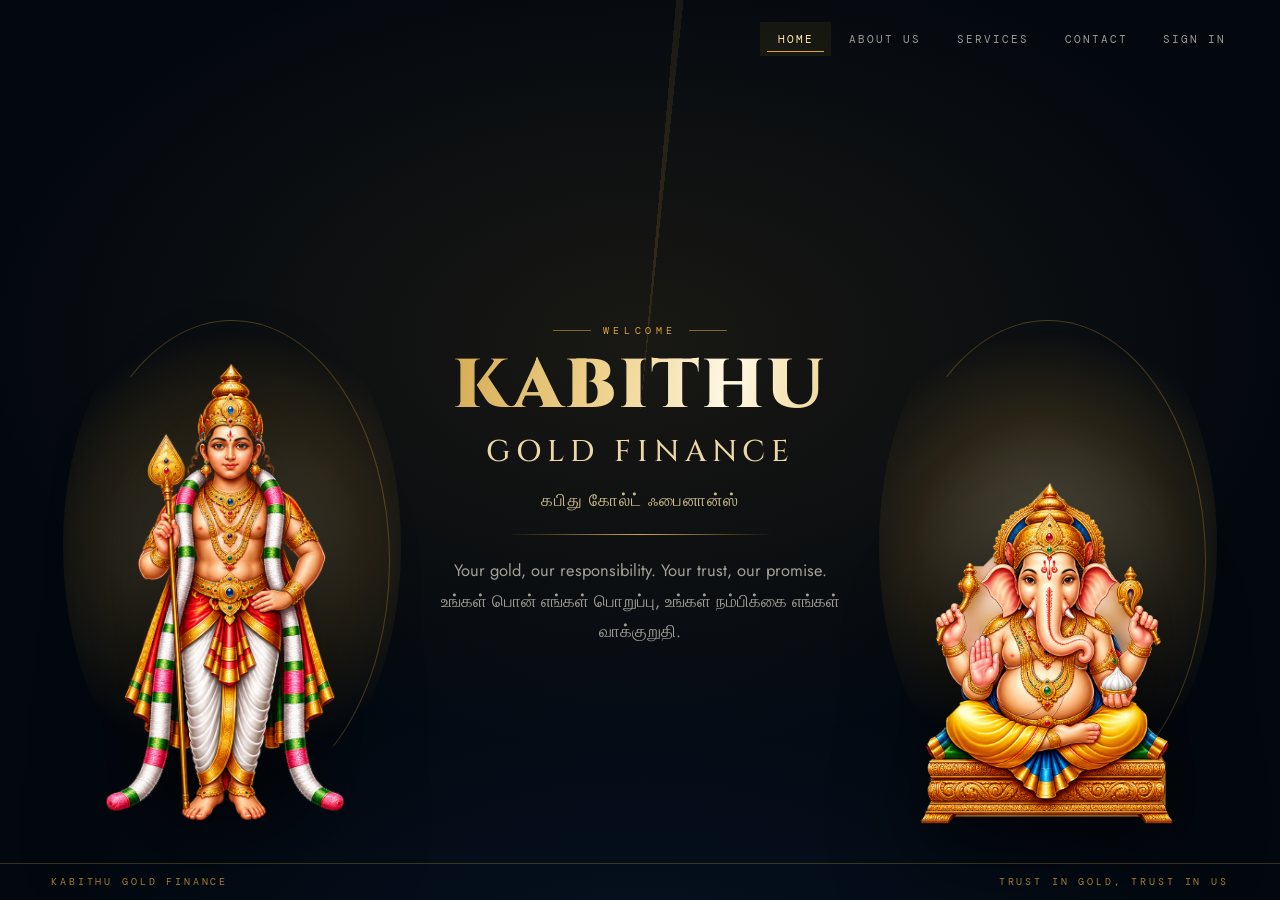
<file: frontend/index.html>
<!DOCTYPE html>
<html lang="en">
<head>
<meta charset="UTF-8" />
<meta name="viewport" content="width=device-width, initial-scale=1" />
<title>Kabithu Gold Finance</title>
<meta name="description" content="Kabithu Gold Finance — gold loans built on trust. Trust in Gold, Trust in Us." />
<link rel="preconnect" href="https://fonts.googleapis.com" />
<link rel="preconnect" href="https://fonts.gstatic.com" crossorigin />
<link href="https://fonts.googleapis.com/css2?family=Cinzel:wght@500;700;900&family=DM+Mono:wght@300;400&family=Jost:wght@300;400&display=swap" rel="stylesheet" />
<style>
/* ===== tokens ===== */
:root{
  --ink:#03080f;
  --navy:#061426;
  --gold:#d9a63c;
  --gold-lt:#ffeab4;
  --bone:#f1e9dc;
  --line:rgba(217,166,60,.26);
  --serif:'Cinzel',serif;
  --mono:'DM Mono',ui-monospace,monospace;
  --sans:'Jost',system-ui,sans-serif;
  --ease:cubic-bezier(.18,.86,.22,1);
}
*{box-sizing:border-box}
html,body{height:100%}
body{
  margin:0;font-family:var(--sans);color:var(--bone);overflow:hidden;
  background:
    radial-gradient(1000px 620px at 50% 38%,rgba(217,166,60,.10),transparent 66%),
    radial-gradient(900px 700px at 50% 120%,rgba(6,20,38,.95),transparent 70%),
    var(--ink);
}
img{display:block;max-width:100%}

/* ===== living gold field (blinks + drifts behind everything) ===== */
.field{position:fixed;inset:0;z-index:0;pointer-events:none;overflow:hidden}
/* rotating ray fan */
.rays{
  position:absolute;top:46%;left:50%;width:170vmax;aspect-ratio:1;transform:translate(-50%,-50%);
  background:conic-gradient(from 0deg,
    transparent 0 5deg, rgba(217,166,60,.16) 5deg 6deg, transparent 6deg 16deg);
  animation:turn 120s linear infinite, flick 6s ease-in-out infinite;
  mask:radial-gradient(circle,rgba(0,0,0,.9) 8%,transparent 58%);
}
@keyframes turn{to{transform:translate(-50%,-50%) rotate(360deg)}}
@keyframes flick{0%,100%{opacity:.35}42%{opacity:.9}55%{opacity:.5}70%{opacity:.95}}
/* reflected sheen that sweeps left to right, like light off metal */
.sheen{
  position:absolute;top:0;bottom:0;width:46vw;left:-60vw;
  background:linear-gradient(100deg,transparent,rgba(255,234,180,.13) 45%,rgba(255,255,255,.05) 55%,transparent);
  transform:skewX(-14deg);animation:sweep 9s var(--ease) infinite;
}
@keyframes sweep{0%{left:-60vw}55%,100%{left:120vw}}

/* ===== top-right nav pills ===== */
.tabs{
  position:fixed;top:0;right:0;z-index:5;
  display:flex;flex-direction:row;align-items:center;justify-content:flex-end;gap:0;
  padding:clamp(12px,2.2vw,22px) clamp(14px,2.8vw,36px);
}
.tabs a{
  position:relative;display:flex;align-items:center;gap:10px;
  padding:10px clamp(12px,1.4vw,20px);
  font-family:var(--mono);font-size:11px;letter-spacing:.18em;text-transform:uppercase;
  color:rgba(241,233,220,.65);text-decoration:none;
  transition:color .45s var(--ease),background .45s var(--ease);
}
.tabs a::after{
  content:"";position:absolute;left:10%;right:10%;bottom:4px;height:1px;background:var(--gold);
  transform:scaleX(0);transform-origin:center;transition:transform .45s var(--ease);
}
.tabs a:hover,.tabs a.on{color:var(--gold-lt);background:rgba(217,166,60,.08)}
.tabs a:hover::after,.tabs a.on::after{transform:scaleX(1)}

/* ===== stage ===== */
.stage{
  position:relative;z-index:2;height:100%;
  padding:clamp(72px,9vw,120px) clamp(18px,4vw,56px) clamp(22px,4vw,44px);
  display:grid;grid-template-columns:1fr minmax(280px,1.5fr) 1fr;align-items:end;
  gap:clamp(6px,2vw,26px);
}

/* idols — exact same rendered width & height */
.idol{
  position:relative;display:flex;align-items:flex-end;justify-content:center;
  width:min(22vw,320px);height:min(68vh,640px);
}
.idol img{
  width:100%;height:100%;object-fit:contain;object-position:bottom center;
  filter:drop-shadow(0 24px 44px rgba(0,0,0,.72))
}
.halo{
  position:absolute;z-index:-1;inset:8% -10% 4%;border-radius:50%;
  background:radial-gradient(circle,rgba(255,234,180,.34),rgba(217,166,60,.14) 42%,transparent 68%);
  animation:hb 5.4s ease-in-out infinite;
}
.idol:last-of-type .halo{animation-delay:-2.7s}
@keyframes hb{0%,100%{transform:scale(.94);opacity:.5}50%{transform:scale(1.1);opacity:1}}
/* thin gold arc ring that rotates around each idol */
.ring{
  position:absolute;z-index:-1;inset:15% -6% 6%;border-radius:50%;
  border:1px solid rgba(217,166,60,.3);border-left-color:transparent;border-bottom-color:transparent;
  animation:turn 26s linear infinite;
}

/* centre wordmark */
.word{text-align:center;align-self:center}
.top{
  font-family:var(--mono);font-size:10px;letter-spacing:.46em;text-transform:uppercase;color:var(--gold);
  display:flex;align-items:center;justify-content:center;gap:12px;
}
.top::before,.top::after{content:"";height:1px;width:38px;background:var(--gold);opacity:.55}
.word h1{
  margin:18px 0 0;font-family:var(--serif);font-weight:900;line-height:.94;
  font-size:clamp(34px,5.4vw,76px);letter-spacing:.04em;
  padding:0 .06em .06em;
  background:linear-gradient(100deg,#d3a94f 0%,#f0d492 20%,#fff8e4 33%,#efd28c 46%,#c99a3c 66%,#f2d795 86%,#d3a94f 100%);
  background-size:220% 100%;background-position:0 0;
  -webkit-background-clip:text;background-clip:text;color:transparent;
  animation:shimmer 9s ease-in-out infinite;
}
@keyframes shimmer{0%{background-position:0 0}50%{background-position:100% 0}100%{background-position:0 0}}
.word h2{
  margin:8px 0 0;font-family:var(--serif);font-weight:500;letter-spacing:.2em;
  font-size:clamp(15px,2.4vw,30px);color:var(--gold-lt);opacity:.92;
}
.tamil{margin:16px 0 0;font-size:clamp(12px,1.6vw,17px);letter-spacing:.06em;color:rgba(255,234,180,.78)}
.hr{margin:22px auto 0;width:min(300px,66%);height:1px;background:linear-gradient(90deg,transparent,var(--gold),transparent)}
.say{
  margin:20px auto 0;max-width:46ch;font-size:clamp(13px,1.6vw,16.5px);line-height:1.85;
  color:rgba(241,233,220,.66);
}
.say b{color:var(--gold-lt);font-weight:400}

/* base line */
.base{
  position:fixed;left:0;right:0;bottom:0;z-index:4;
  display:flex;justify-content:space-between;align-items:center;gap:14px;
  padding:12px clamp(18px,4vw,56px);border-top:1px solid var(--line);
  font-family:var(--mono);font-size:9.5px;letter-spacing:.3em;text-transform:uppercase;color:rgba(217,166,60,.75);
}

@media(max-width:860px){
  body{overflow:auto}
  .stage{height:auto;min-height:100%;grid-template-columns:1fr 1fr;grid-template-areas:"a b" "w w";
    padding:96px 18px 74px;align-content:center;row-gap:22px}
  .idol{width:min(42vw,220px);height:min(34vh,280px);margin:0 auto}
  .idol:first-of-type{grid-area:a}.idol:last-of-type{grid-area:b}.word{grid-area:w}
  .tabs{position:fixed;top:0;left:0;right:0;justify-content:space-around;
    padding:10px 6px;border-bottom:1px solid var(--line);
    background:linear-gradient(180deg,rgba(3,8,15,.92),rgba(6,20,38,.88))}
  .tabs a{padding:10px 8px;font-size:9px;letter-spacing:.12em}
  .tabs a::after{left:8%;right:8%}
  .base{display:none}
}
@media(prefers-reduced-motion:reduce){*{animation:none!important}}
</style>
</head>
<body>

<div class="field">
  <div class="rays"></div>
  <div class="sheen"></div>
</div>

<nav class="tabs">
  <a class="on" href="#">Home</a>
  <a href="#">About&nbsp;Us</a>
  <a href="#">Services</a>
  <a href="#">Contact</a>
  <a href="login.html">Sign&nbsp;In</a>
</nav>

<main class="stage">
  <figure class="idol">
    <div class="halo"></div><div class="ring"></div>
    <img src="images/murugan.png" alt="Lord Murugan" />
  </figure>

  <div class="word">
    <div class="top">Welcome</div>
    <h1>KABITHU</h1>
    <h2>GOLD FINANCE</h2>
    <div class="tamil">கபிது கோல்ட் ஃபைனான்ஸ்</div>
    <div class="hr"></div>
    <p class="say">Your gold, our responsibility. Your trust, our promise.<br>உங்கள் பொன் எங்கள் பொறுப்பு, உங்கள் நம்பிக்கை எங்கள் வாக்குறுதி.</p>
  </div>

  <figure class="idol">
    <div class="halo"></div><div class="ring"></div>
    <img src="images/ganesha.png" alt="Lord Ganesha" />
  </figure>
</main>

<div class="base">
  <span>Kabithu Gold Finance</span>
  <span>Trust in Gold, Trust in Us</span>
</div>

<script>
  // active tab highlight
  document.querySelectorAll('.tabs a').forEach(a=>a.addEventListener('click',e=>{
    document.querySelectorAll('.tabs a').forEach(x=>x.classList.remove('on'));
    a.classList.add('on');
  }));

  // gold reflection follows the pointer across the stage
  const field=document.querySelector('.field');
  addEventListener('pointermove',e=>{
    const x=(e.clientX/innerWidth-.5), y=(e.clientY/innerHeight-.5);
    field.style.transform=`translate(${x*-18}px,${y*-14}px)`;
  },{passive:true});
</script>
</body>
</html>
</file>
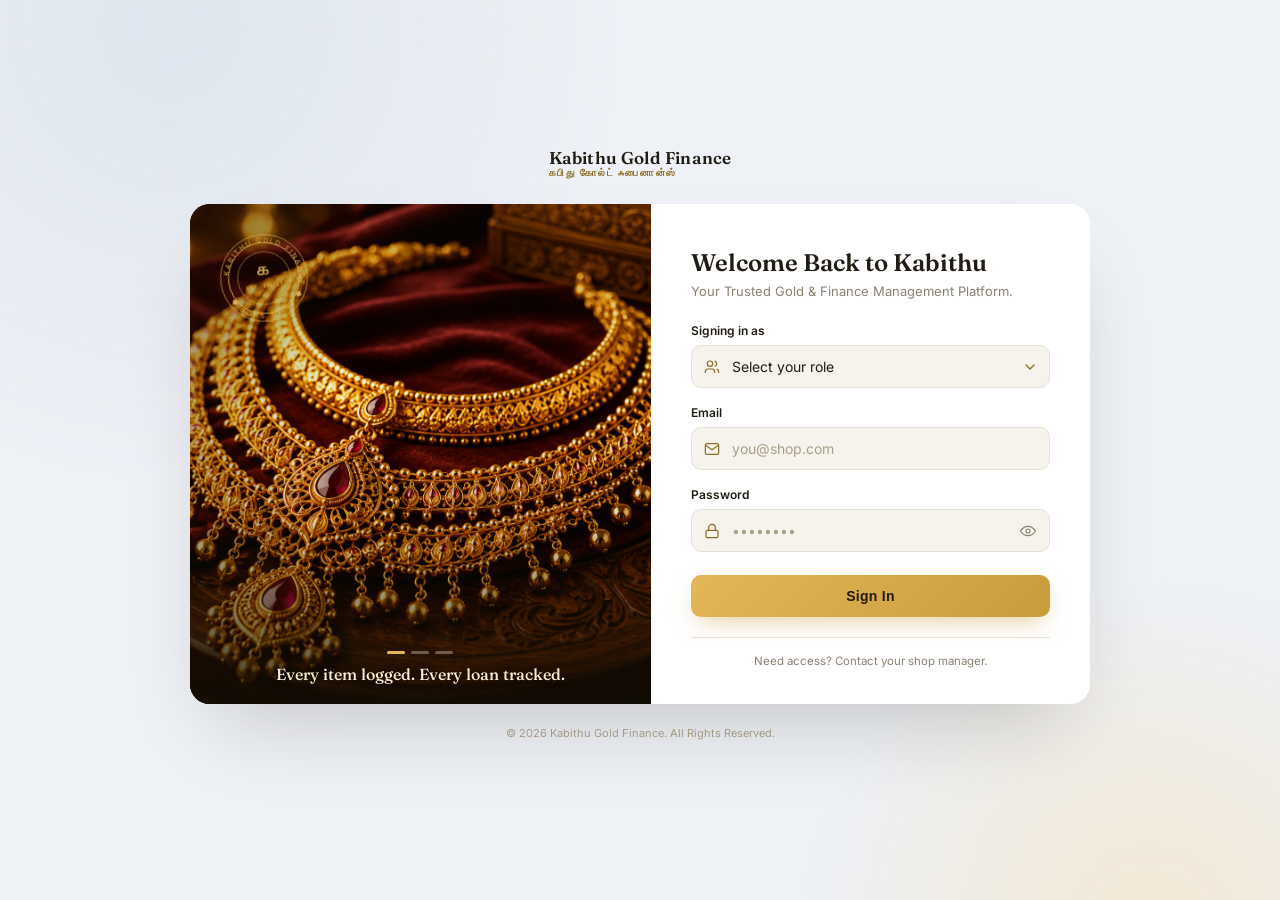
<file: frontend/login.html>
<!DOCTYPE html>
<html lang="en">
<head>
<meta charset="UTF-8">
<meta name="viewport" content="width=device-width, initial-scale=1.0">
<title>Kabithu Gold Finance</title>
<style>
/* =========================================================
   Pawn Shop ERP — Login (split layout: illustration + form)
   Light theme with brass/gold accents, tying back to the
   pawnbroker's ledger and jewelry-counter world.
   ========================================================= */

@import url('https://fonts.googleapis.com/css2?family=Fraunces:opsz,wght@9..144,400;9..144,500;9..144,600&family=Inter:wght@400;500;600;700&display=swap');

:root {
  --bg-page: #eef1f6;
  --blob-1: #dfe6ee;
  --blob-2: #f3e8d3;
  --panel-white: #ffffff;
  --illu-bg-a: #faedd2;
  --illu-bg-b: #f3d9a4;
  --ink: #221d14;
  --muted: #8a8272;
  --line: #e7e1d4;
  --field-bg: #f6f3ec;
  --brass: #c89b3c;
  --brass-bright: #e3b756;
  --brass-dim: #8c6e28;
  --maroon: #7c2a28;
  --error: #b23a2e;
  --error-bg: #fbeae8;
  --focus-ring: rgba(200, 155, 60, 0.28);
  --radius: 10px;
}

* { box-sizing: border-box; }
html, body { height: 100%; margin: 0; }

body {
  font-family: 'Inter', -apple-system, sans-serif;
  color: var(--ink);
  background: var(--bg-page);
  min-height: 100%;
  position: relative;
}

/* ---------- Soft background blobs ---------- */
.bg-blob {
  position: fixed;
  border-radius: 50%;
  filter: blur(2px);
  pointer-events: none;
  z-index: 0;
}
.blob-1 {
  width: 900px; height: 900px;
  top: -420px; left: -280px;
  background: radial-gradient(circle, var(--blob-1), transparent 70%);
}
.blob-2 {
  width: 700px; height: 700px;
  bottom: -380px; right: -220px;
  background: radial-gradient(circle, var(--blob-2), transparent 70%);
}

/* ---------- Page shell ---------- */
.page {
  position: relative;
  z-index: 1;
  min-height: 100vh;
  display: flex;
  flex-direction: column;
  align-items: center;
  justify-content: center;
  padding: 48px 20px;
  overflow-x: hidden;
}

.brandline {
  display: flex;
  align-items: center;
  gap: 11px;
  margin-bottom: 26px;
}
.brandline-badge { width: 38px; height: 38px; flex-shrink: 0; }
.brandline-word {
  display: flex;
  flex-direction: column;
  line-height: 1.05;
}
.brandline-word strong {
  font-family: 'Fraunces', serif;
  font-weight: 600;
  font-size: 17px;
  color: var(--ink);
  letter-spacing: 0.01em;
}
.brandline-word em {
  font-style: normal;
  font-family: 'Inter', sans-serif;
  font-weight: 600;
  font-size: 9.5px;
  letter-spacing: 0.16em;
  text-transform: uppercase;
  color: var(--brass-dim);
  margin-top: 2px;
}

/* ---------- Split card ---------- */
.login-shell {
  width: 100%;
  max-width: 900px;
  background: var(--panel-white);
  border-radius: 20px;
  box-shadow: 0 40px 80px -30px rgba(30, 25, 10, 0.22);
  display: grid;
  grid-template-columns: 1.05fr 1fr;
  overflow: hidden;
}

.card {
  width: 100%;
  max-width: 420px;
  background: var(--panel-white);
  border-radius: 20px;
  box-shadow: 0 40px 80px -30px rgba(30, 25, 10, 0.22);
  padding: 40px 34px;
}

/* ---------- Left: photo panel ---------- */
.illustration-panel {
  position: relative;
  background: #1a1409;
  padding: 0;
  display: flex;
  flex-direction: column;
  align-items: center;
  justify-content: flex-end;
  overflow: hidden;
  min-height: 480px;
}

.illu-photo {
  position: absolute;
  inset: 0;
  width: 100%;
  height: 100%;
  object-fit: cover;
  object-position: 60% 40%;
  filter: saturate(1.04) contrast(1.02);
  opacity: 0;
  transition: opacity 1.1s ease;
}
.illu-photo.is-active { opacity: 1; }

.illu-grain {
  position: absolute;
  inset: 0;
  opacity: 0.16;
  mix-blend-mode: overlay;
  background-image: url("data:image/svg+xml,%3Csvg xmlns='http://www.w3.org/2000/svg' width='120' height='120'%3E%3Cfilter id='n'%3E%3CfeTurbulence type='fractalNoise' baseFrequency='0.85' numOctaves='2' stitchTiles='stitch'/%3E%3C/filter%3E%3Crect width='100%25' height='100%25' filter='url(%23n)'/%3E%3C/svg%3E");
  pointer-events: none;
}

.illu-vignette {
  position: absolute;
  inset: 0;
  background:
    linear-gradient(0deg, rgba(20,14,4,0.82) 0%, rgba(20,14,4,0.15) 38%, rgba(20,14,4,0.05) 60%, rgba(20,14,4,0.28) 100%),
    linear-gradient(100deg, rgba(20,14,4,0.35) 0%, transparent 32%);
  pointer-events: none;
}

.pledge-stamp {
  position: absolute;
  top: 28px;
  left: 28px;
  width: 92px;
  height: 92px;
  color: var(--brass-bright);
  opacity: 0.92;
  transform: rotate(-8deg);
  filter: drop-shadow(0 2px 6px rgba(0,0,0,0.35));
  z-index: 2;
}
.pledge-stamp svg { width: 100%; height: 100%; }

.illu-caption {
  position: relative;
  z-index: 2;
  margin: 0;
  padding: 0 28px 20px;
  font-family: 'Fraunces', serif;
  font-size: 16px;
  font-weight: 500;
  color: #f7ecd4;
  text-align: left;
  text-shadow: 0 1px 8px rgba(0,0,0,0.4);
}

.illu-credit {
  position: relative;
  z-index: 2;
  margin: 0;
  padding: 0 28px 20px;
  font-size: 10.5px;
  color: rgba(247,236,212,0.55);
  text-align: left;
}

.illu-dots {
  position: relative;
  z-index: 2;
  display: flex;
  gap: 6px;
  padding: 0 28px 10px;
}
.illu-dots button {
  width: 18px;
  height: 3px;
  border-radius: 2px;
  border: none;
  background: rgba(247,236,212,0.35);
  padding: 0;
  cursor: pointer;
  overflow: hidden;
  position: relative;
}
.illu-dots button::after {
  content: '';
  position: absolute;
  inset: 0;
  background: var(--brass-bright);
  transform-origin: left;
  transform: scaleX(0);
}
.illu-dots button.is-active::after {
  animation: dotFill 5s linear forwards;
}
@keyframes dotFill { from { transform: scaleX(0); } to { transform: scaleX(1); } }

/* ---------- Right: form panel ---------- */
.form-panel {
  padding: 44px 40px 36px;
  display: flex;
  flex-direction: column;
  justify-content: center;
}

.card-heading { margin: 0 0 24px; }
.card-heading h1 {
  font-family: 'Fraunces', serif;
  font-size: 24px;
  font-weight: 600;
  margin: 0 0 6px;
  color: var(--ink);
}
.card-heading p {
  margin: 0;
  font-size: 13px;
  color: var(--muted);
}

form { display: flex; flex-direction: column; gap: 17px; }

.field label {
  display: block;
  font-size: 12px;
  font-weight: 600;
  color: var(--ink);
  margin-bottom: 7px;
}

/* ---------- Inputs with leading icon ---------- */
.input-icon-wrap {
  position: relative;
  display: flex;
  align-items: center;
}

.field-icon {
  position: absolute;
  left: 13px;
  width: 16px;
  height: 16px;
  color: var(--brass-dim);
  pointer-events: none;
}

input[type="email"],
input[type="password"],
input.pw-input,
select#role {
  width: 100%;
  background: var(--field-bg);
  border: 1px solid var(--line);
  border-radius: var(--radius);
  color: var(--ink);
  font-family: 'Inter', sans-serif;
  font-size: 14px;
  padding: 12px 14px 12px 40px;
  transition: border-color 0.15s ease, box-shadow 0.15s ease, background 0.15s ease;
}

input::placeholder { color: #a89f8a; }

input:focus, select#role:focus {
  outline: none;
  border-color: var(--brass);
  background: #fffdf8;
  box-shadow: 0 0 0 3px var(--focus-ring);
}

select#role {
  appearance: none;
  -webkit-appearance: none;
  cursor: pointer;
  padding-right: 36px;
  background-image:
    url('data:image/svg+xml;utf8,<svg xmlns="http://www.w3.org/2000/svg" width="10" height="6" viewBox="0 0 10 6"><path d="M1 1l4 4 4-4" stroke="%238c6e28" stroke-width="1.4" fill="none" stroke-linecap="round" stroke-linejoin="round"/></svg>');
  background-repeat: no-repeat;
  background-position: right 14px center;
}

.input-icon-wrap input.pw-input { padding-right: 40px; }

.toggle-visibility {
  position: absolute;
  right: 8px;
  background: none;
  border: none;
  color: var(--muted);
  cursor: pointer;
  padding: 6px;
  display: flex;
  border-radius: 6px;
}
.toggle-visibility:hover { color: var(--brass); }
.toggle-visibility svg { width: 16px; height: 16px; }

/* ---------- Submit button ---------- */
.submit-btn {
  margin-top: 6px;
  background: linear-gradient(135deg, var(--brass-bright), var(--brass));
  color: #241d0d;
  border: none;
  border-radius: var(--radius);
  padding: 13px 16px;
  font-size: 14px;
  font-weight: 700;
  letter-spacing: 0.02em;
  cursor: pointer;
  transition: filter 0.15s ease, transform 0.05s ease, box-shadow 0.15s ease;
  display: flex;
  align-items: center;
  justify-content: center;
  gap: 8px;
  box-shadow: 0 10px 24px -8px rgba(200, 155, 60, 0.55);
}
.submit-btn:hover { filter: brightness(1.05); }
.submit-btn:active { transform: translateY(1px); }
.submit-btn:disabled { opacity: 0.6; cursor: not-allowed; filter: none; box-shadow: none; }

.spinner {
  width: 14px;
  height: 14px;
  border: 2px solid rgba(36,29,13,0.3);
  border-top-color: #241d0d;
  border-radius: 50%;
  animation: spin 0.7s linear infinite;
  display: none;
}
.submit-btn.loading .spinner { display: inline-block; }
.submit-btn.loading .submit-label { opacity: 0.7; }

@keyframes spin { to { transform: rotate(360deg); } }

/* ---------- Error banner ---------- */
.error-banner {
  display: none;
  align-items: flex-start;
  gap: 8px;
  background: var(--error-bg);
  border: 1px solid #f2c6c0;
  color: var(--error);
  font-size: 12.5px;
  padding: 10px 12px;
  border-radius: var(--radius);
  line-height: 1.45;
}
.error-banner.visible { display: flex; }
.error-banner svg { width: 14px; height: 14px; flex-shrink: 0; margin-top: 1px; }

/* ---------- Footer ---------- */
.card-footer {
  margin-top: 20px;
  padding-top: 16px;
  border-top: 1px solid var(--line);
  text-align: center;
}
.card-footer p { margin: 0; font-size: 11.5px; color: var(--muted); }

.page-footer {
  text-align: center;
  margin-top: 22px;
  font-size: 11px;
  color: #a39a86;
}

@media (prefers-reduced-motion: reduce) {
  .spinner { animation: none; }
  .illu-photo { transition: none; }
  .illu-dots button::after { animation: none !important; }
  * { transition: none !important; }
}

/* ---------- Responsive: stack on small screens ---------- */
@media (max-width: 760px) {
  .login-shell {
    grid-template-columns: 1fr;
    max-width: 420px;
  }
  .illustration-panel { min-height: 220px; }
  .pledge-stamp { width: 72px; height: 72px; top: 18px; left: 18px; }
  .illu-caption { font-size: 14px; padding: 0 20px 4px; }
  .illu-credit { padding: 0 20px 14px; }
  .form-panel { padding: 32px 24px 28px; }
}

@media (max-width: 420px) {
  .page { padding: 32px 14px; }
}
</style>
</head>
<body>

<div class="bg-blob blob-1" aria-hidden="true"></div>
<div class="bg-blob blob-2" aria-hidden="true"></div>

<main class="page">

  <div class="brandline">
    <span class="brandline-word">
      <strong>Kabithu Gold Finance</strong>
      <em>கபிது கோல்ட் ஃபைனான்ஸ்</em>
    </span>
  </div>

  <div class="login-shell">

    <!-- ---------- Left: photo panel ---------- -->
    <div class="illustration-panel">
      <div class="illu-slideshow" id="illuSlideshow">
        <img
          class="illu-photo is-active"
          src="chain.png"
          alt="Gold bangles, chains and rings laid out on the shop counter"
          loading="eager"
        >
        <img
          class="illu-photo"
          src="pawn.png"
          alt="Illustration of a jewelry balance scale, used to appraise pledged gold"
          loading="lazy"
        >
        <img
          class="illu-photo"
          src="shop.png"
          alt="Illustration of stacked gold bangles"
          loading="lazy"
        >
      </div>
      <div class="illu-grain" aria-hidden="true"></div>
      <div class="illu-vignette" aria-hidden="true"></div>

      <!-- brass pledge-stamp, the shop's mark on every ticket -->
      <div class="pledge-stamp" aria-hidden="true">
        <svg viewBox="0 0 140 140">
          <defs>
            <path id="stampCircle" d="M 70,70 m -54,0 a 54,54 0 1,1 108,0 a 54,54 0 1,1 -108,0"/>
          </defs>
          <circle cx="70" cy="70" r="66" fill="none" stroke="currentColor" stroke-width="1"/>
          <circle cx="70" cy="70" r="54" fill="none" stroke="currentColor" stroke-width="1.4"/>
          <circle cx="70" cy="70" r="40" fill="none" stroke="currentColor" stroke-width="0.8"/>
          <text font-size="10.4" letter-spacing="2.6" fill="currentColor">
            <textPath href="#stampCircle" startOffset="3%">KABITHU GOLD FINANCE &#9670; PAWN SHOP &#9670;</textPath>
          </text>
          <text x="70" y="66" text-anchor="middle" font-family="'Fraunces', serif" font-size="26" font-weight="600" fill="currentColor">க</text>
          <text x="70" y="86" text-anchor="middle" font-family="'Inter', sans-serif" font-size="8" letter-spacing="1.5" fill="currentColor">EST. TRUST</text>
        </svg>
      </div>

      <div class="illu-dots" id="illuDots" role="tablist" aria-label="Shop photo slideshow"></div>

      <p class="illu-caption">Every item logged. Every loan tracked.</p>
    </div>

    <!-- ---------- Right: credentials panel ---------- -->
    <div class="form-panel">
      <div class="card-heading">
        <h1>Welcome Back to Kabithu</h1>
        <p>Your Trusted Gold & Finance Management Platform.</p>
      </div>

      <form id="loginForm" novalidate>

        <div class="field">
          <label for="role">Signing in as</label>
          <div class="input-icon-wrap">
            <svg class="field-icon" viewBox="0 0 24 24" fill="none" stroke="currentColor" stroke-width="1.8">
              <path d="M16 21v-2a4 4 0 0 0-4-4H6a4 4 0 0 0-4 4v2"/>
              <circle cx="9" cy="7" r="4"/>
              <path d="M22 21v-2a4 4 0 0 0-3-3.87"/>
              <path d="M16 3.13a4 4 0 0 1 0 7.75"/>
            </svg>
            <select id="role" name="role" required>
              <option value="" disabled selected>Select your role</option>
              <option value="Manager">Manager</option>
              <option value="Staff">Staff</option>
            </select>
          </div>
        </div>

        <div class="field">
          <label for="email">Email</label>
          <div class="input-icon-wrap">
            <svg class="field-icon" viewBox="0 0 24 24" fill="none" stroke="currentColor" stroke-width="1.8">
              <path d="M4 4h16v16H4z" opacity="0"/>
              <path d="M22 6c0-1.1-.9-2-2-2H4a2 2 0 0 0-2 2v12a2 2 0 0 0 2 2h16a2 2 0 0 0 2-2V6z"/>
              <path d="m22 6-10 7L2 6"/>
            </svg>
            <input type="email" id="email" name="email" placeholder="you@shop.com" autocomplete="username" required>
          </div>
        </div>

        <div class="field">
          <label for="password">Password</label>
          <div class="input-icon-wrap">
            <svg class="field-icon" viewBox="0 0 24 24" fill="none" stroke="currentColor" stroke-width="1.8">
              <rect x="3" y="11" width="18" height="11" rx="2"/>
              <path d="M7 11V7a5 5 0 0 1 10 0v4"/>
            </svg>
            <input type="password" id="password" name="password" class="pw-input" placeholder="••••••••" autocomplete="current-password" required>
            <button type="button" class="toggle-visibility" id="togglePw" aria-label="Show password">
              <svg id="eyeIcon" viewBox="0 0 24 24" fill="none" stroke="currentColor" stroke-width="1.8">
                <path d="M1 12s4-7 11-7 11 7 11 7-4 7-11 7-11-7-11-7z"/>
                <circle cx="12" cy="12" r="3"/>
              </svg>
            </button>
          </div>
        </div>

        <div class="error-banner" id="errorBanner" role="alert">
          <svg viewBox="0 0 24 24" fill="none" stroke="currentColor" stroke-width="2">
            <circle cx="12" cy="12" r="10"/>
            <line x1="12" y1="8" x2="12" y2="12"/>
            <line x1="12" y1="16" x2="12.01" y2="16"/>
          </svg>
          <span id="errorText">Something went wrong.</span>
        </div>

        <button type="submit" class="submit-btn" id="submitBtn">
          <span class="spinner"></span>
          <span class="submit-label">Sign In</span>
        </button>

      </form>

      <div class="card-footer">
        <p>Need access? Contact your shop manager.</p>
      </div>
    </div>

  </div>

  <p class="page-footer">&copy; 2026 Kabithu Gold Finance. All Rights Reserved.</p>
</main>

<script>
/* ---------- Slideshow (previously missing slideshow.js) ---------- */
(function () {
  const photos = document.querySelectorAll('.illu-photo');
  const dotsWrap = document.getElementById('illuDots');
  if (!photos.length || !dotsWrap) return;

  let active = 0;
  const intervalMs = 5000;
  let timer = null;

  photos.forEach((_, i) => {
    const dot = document.createElement('button');
    dot.type = 'button';
    dot.setAttribute('role', 'tab');
    dot.setAttribute('aria-label', 'Show photo ' + (i + 1));
    if (i === 0) dot.classList.add('is-active');
    dot.addEventListener('click', () => goTo(i));
    dotsWrap.appendChild(dot);
  });

  const dots = dotsWrap.querySelectorAll('button');

  function goTo(index) {
    photos[active].classList.remove('is-active');
    dots[active].classList.remove('is-active');
    active = index;
    photos[active].classList.add('is-active');
    dots[active].classList.add('is-active');
    restart();
  }

  function next() {
    goTo((active + 1) % photos.length);
  }

  function restart() {
    if (timer) clearInterval(timer);
    timer = setInterval(next, intervalMs);
  }

  restart();
})();

/* ---------- Login form logic ---------- */
const form = document.getElementById('loginForm');
const submitBtn = document.getElementById('submitBtn');
const errorBanner = document.getElementById('errorBanner');
const errorText = document.getElementById('errorText');
const togglePw = document.getElementById('togglePw');
const passwordInput = document.getElementById('password');
const eyeIcon = document.getElementById('eyeIcon');

function showError(message) {
  errorText.textContent = message;
  errorBanner.classList.add('visible');
}

function hideError() {
  errorBanner.classList.remove('visible');
}

togglePw.addEventListener('click', () => {
  const isPassword = passwordInput.type === 'password';
  passwordInput.type = isPassword ? 'text' : 'password';
  togglePw.setAttribute('aria-label', isPassword ? 'Hide password' : 'Show password');
  eyeIcon.style.opacity = isPassword ? '0.6' : '1';
});

form.addEventListener('submit', async (e) => {
  e.preventDefault();
  hideError();

  const role = document.getElementById('role').value;
  const email = document.getElementById('email').value.trim();
  const password = passwordInput.value;

  if (!role) return showError('Please select whether you are signing in as Manager or Staff.');
  if (!email || !password) return showError('Please enter both your email and password.');

  submitBtn.classList.add('loading');
  submitBtn.disabled = true;

  try {
    const response = await fetch('/api/auth/login', {
      method: 'POST',
      headers: { 'Content-Type': 'application/json' },
      body: JSON.stringify({ role, email, password })
    });

    if (!response.ok) {
      const data = await response.json().catch(() => ({}));
      throw new Error(data.message || 'Invalid email or password.');
    }

    const data = await response.json();
    localStorage.setItem('kabithuu_token', data.token);
    localStorage.setItem('kabithuu_user', JSON.stringify(data.user));
    window.location.href = '/dashboard';
  } catch (err) {
    showError(err.message || 'Something went wrong. Please try again.');
  } finally {
    submitBtn.classList.remove('loading');
    submitBtn.disabled = false;
  }
});
</script>
</body>
</html>
</file>
